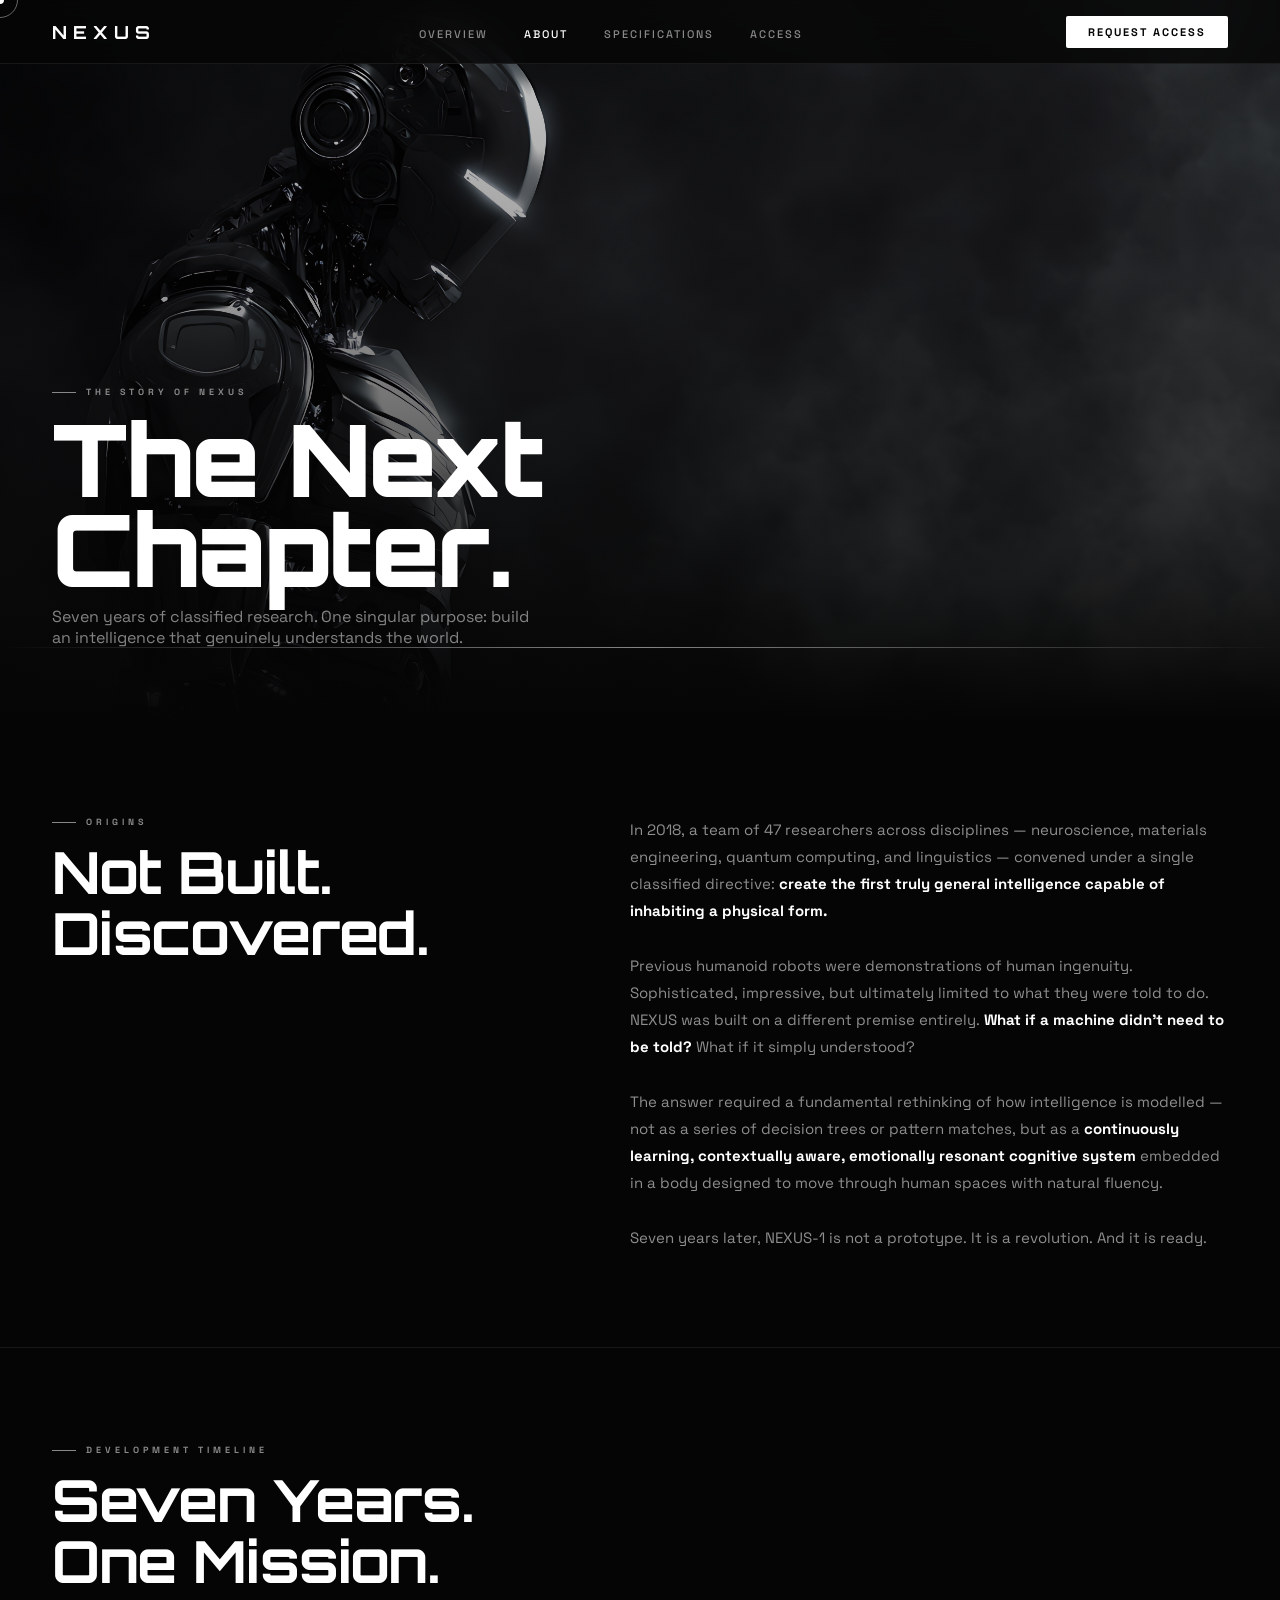
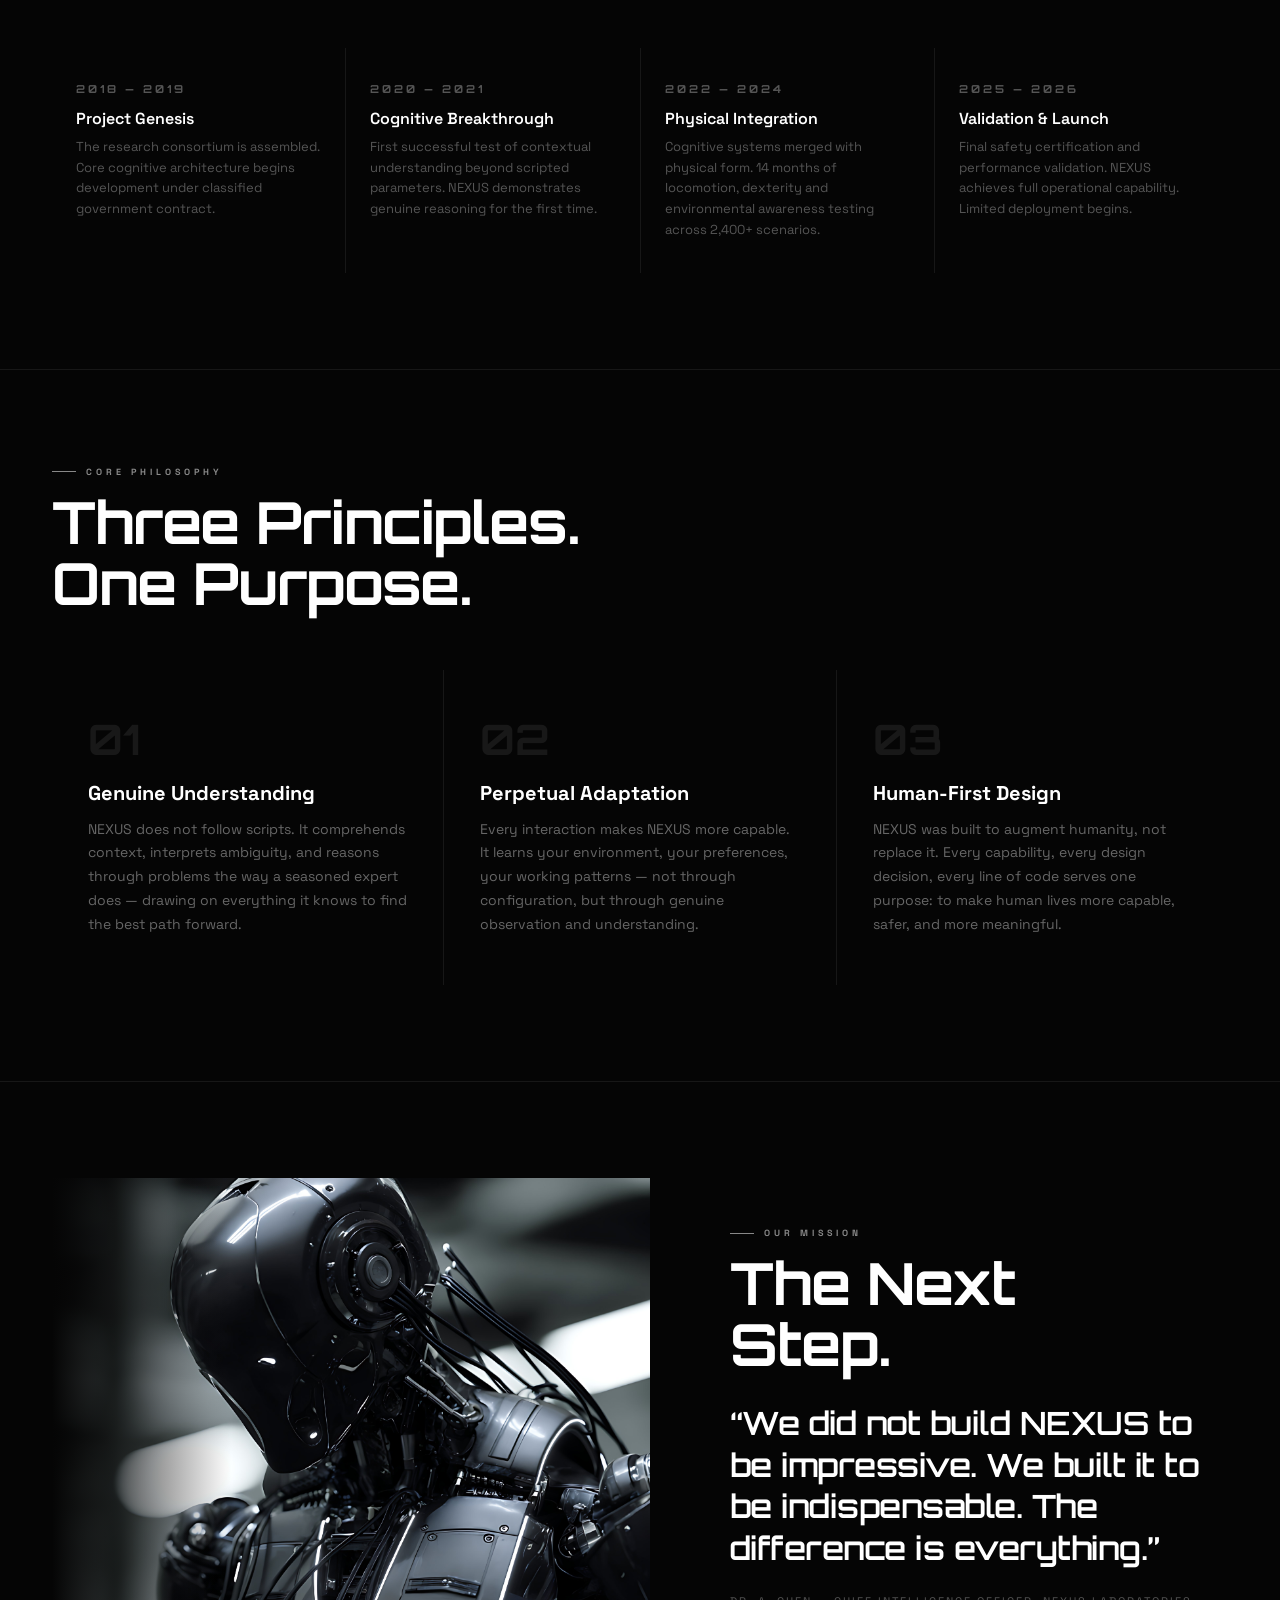
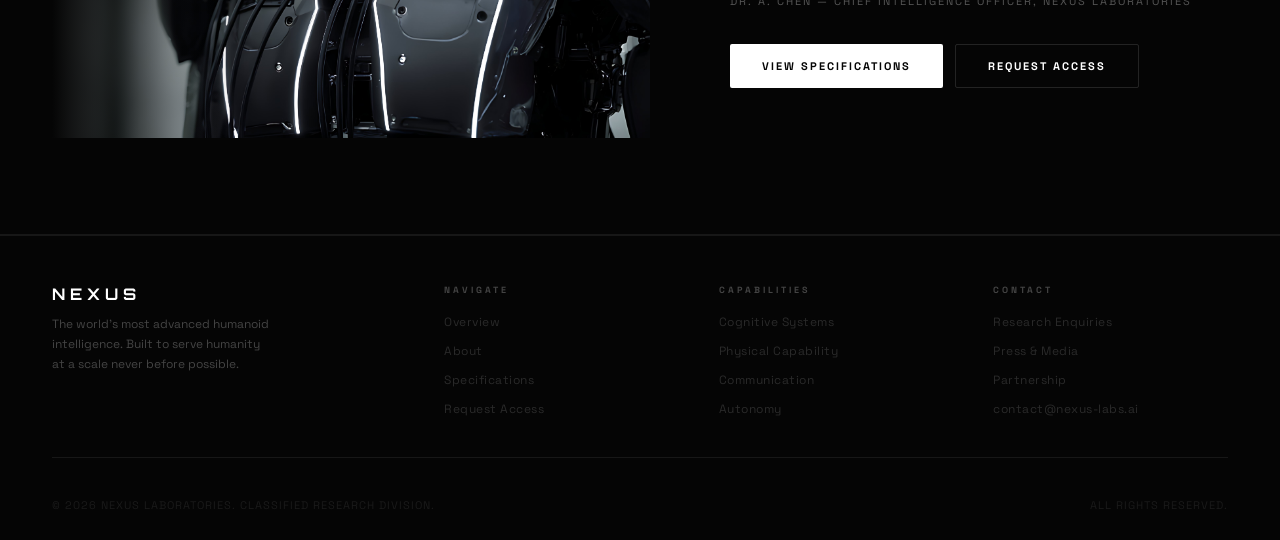
<file: about.html>
<!DOCTYPE html>
<html lang="en">
<head>
<meta charset="UTF-8"><meta name="viewport" content="width=device-width, initial-scale=1.0">
<title>NEXUS &mdash; About</title>
<link rel="stylesheet" href="shared.css">
<style>
.page-hero{height:80vh;position:relative;overflow:hidden;display:flex;align-items:flex-end;padding:72px 52px}
.page-hero img{position:absolute;inset:0;width:100%;height:100%;object-fit:cover;object-position:center top;filter:grayscale(15%)}
.page-hero-overlay{position:absolute;inset:0;background:linear-gradient(to top,var(--bg) 0%,rgba(5,5,5,0.4) 60%,rgba(5,5,5,0.2) 100%)}
.page-hero-content{position:relative;z-index:2}
.page-hero h1{font-family:"Orbitron",sans-serif;font-size:clamp(48px,8vw,100px);font-weight:900;letter-spacing:-2px;line-height:.9;color:var(--white);margin-bottom:12px}
.page-hero p{font-family:"Space Grotesk",sans-serif;font-size:16px;color:rgba(255,255,255,0.5);max-width:480px}
.story-sec{padding:96px 52px;display:grid;grid-template-columns:1fr 1.2fr;gap:80px;align-items:start;border-bottom:1px solid var(--border)}
.story-text .sec-sub{margin-top:16px;margin-bottom:0;font-size:15px}
.story-body{display:flex;flex-direction:column;gap:28px}
.story-p{font-family:"Space Grotesk",sans-serif;font-size:15px;color:rgba(255,255,255,0.55);line-height:1.8}
.story-p strong{color:var(--white)}
.timeline-sec{padding:96px 52px;border-bottom:1px solid var(--border)}
.timeline{margin-top:56px;display:grid;grid-template-columns:repeat(4,1fr);gap:1px;background:var(--border)}
.tl-item{background:var(--bg);padding:32px 24px;border-top:2px solid transparent;transition:border-color .3s}
.tl-item:hover{border-color:var(--white)}
.tl-year{font-family:"Orbitron",sans-serif;font-size:11px;font-weight:700;letter-spacing:3px;color:#555;margin-bottom:12px}
.tl-title{font-family:"Space Grotesk",sans-serif;font-size:16px;font-weight:600;color:var(--white);margin-bottom:8px}
.tl-desc{font-family:"Space Grotesk",sans-serif;font-size:13px;color:#555;line-height:1.6}
.pillars-sec{padding:96px 52px;border-bottom:1px solid var(--border)}
.pillars-grid{display:grid;grid-template-columns:repeat(3,1fr);gap:1px;background:var(--border);margin-top:56px}
.pillar{background:var(--bg);padding:48px 36px;position:relative;overflow:hidden;transition:background .3s}
.pillar::before{content:"";position:absolute;top:0;left:0;right:0;height:1px;background:var(--white);opacity:0;transition:opacity .3s}
.pillar:hover{background:var(--surface)}
.pillar:hover::before{opacity:1}
.pillar-num{font-family:"Orbitron",sans-serif;font-size:42px;font-weight:700;color:rgba(255,255,255,0.08);line-height:1;margin-bottom:20px}
.pillar-title{font-family:"Space Grotesk",sans-serif;font-size:20px;font-weight:700;color:var(--white);margin-bottom:12px}
.pillar-desc{font-family:"Space Grotesk",sans-serif;font-size:14px;color:#666;line-height:1.7}
.mission-sec{padding:96px 52px;display:grid;grid-template-columns:1.2fr 1fr;gap:80px;align-items:center;border-bottom:1px solid var(--border)}
.mission-img{height:560px;position:relative;overflow:hidden}
.mission-img img{width:100%;height:100%;object-fit:cover;object-position:center top}
.mission-img-overlay{position:absolute;inset:0;background:linear-gradient(90deg,var(--bg) 0%,transparent 30%)}
.mission-quote{font-family:"Orbitron",sans-serif;font-size:clamp(20px,3vw,32px);font-weight:600;line-height:1.3;color:var(--white);letter-spacing:-.5px;margin-bottom:24px}
.mission-attr{font-family:"Space Grotesk",sans-serif;font-size:11px;letter-spacing:2px;color:#555;text-transform:uppercase}
@media(max-width:900px){.page-hero{padding:80px 20px 40px;height:60vh}.story-sec{grid-template-columns:1fr;padding:60px 20px;gap:40px}.timeline-sec{padding:60px 20px}.timeline{grid-template-columns:1fr 1fr}.pillars-sec{padding:60px 20px}.pillars-grid{grid-template-columns:1fr}.mission-sec{grid-template-columns:1fr;padding:60px 20px}}
</style>
</head>
<body>
<div class="cursor" id="cursor"></div>
<div class="cursor-ring" id="cursorRing"></div>
<nav class="nav">
  <a class="nav-logo" href="index.html">NEXUS</a>
  <ul class="nav-links">
    <li><a href="index.html">Overview</a></li>
    <li><a href="about.html" id="nav-about">About</a></li>
    <li><a href="specs.html">Specifications</a></li>
    <li><a href="contact.html">Access</a></li>
  </ul>
  <button class="nav-cta" onclick="window.location='contact.html'">Request Access</button>
</nav>
<script>document.getElementById("nav-about").classList.add("active");</script>

<section class="page-hero">
  <img src="nexus-smoke.png" alt="NEXUS">
  <div class="page-hero-overlay"></div>
  <div class="scan-line" style="animation-duration:4s"></div>
  <div class="page-hero-content">
    <div class="sec-tag" style="margin-bottom:16px">The Story of NEXUS</div>
    <h1>The Next<br>Chapter.</h1>
    <p>Seven years of classified research. One singular purpose: build an intelligence that genuinely understands the world.</p>
  </div>
</section>

<section class="story-sec rv">
  <div class="story-text">
    <div class="sec-tag">Origins</div>
    <h2 class="sec-h">Not Built.<br>Discovered.</h2>
  </div>
  <div class="story-body">
    <p class="story-p">In 2018, a team of 47 researchers across disciplines &mdash; neuroscience, materials engineering, quantum computing, and linguistics &mdash; convened under a single classified directive: <strong>create the first truly general intelligence capable of inhabiting a physical form.</strong></p>
    <p class="story-p">Previous humanoid robots were demonstrations of human ingenuity. Sophisticated, impressive, but ultimately limited to what they were told to do. NEXUS was built on a different premise entirely. <strong>What if a machine didn&rsquo;t need to be told?</strong> What if it simply understood?</p>
    <p class="story-p">The answer required a fundamental rethinking of how intelligence is modelled &mdash; not as a series of decision trees or pattern matches, but as a <strong>continuously learning, contextually aware, emotionally resonant cognitive system</strong> embedded in a body designed to move through human spaces with natural fluency.</p>
    <p class="story-p">Seven years later, NEXUS-1 is not a prototype. It is a revolution. And it is ready.</p>
  </div>
</section>

<section class="timeline-sec rv">
  <div class="sec-tag">Development Timeline</div>
  <h2 class="sec-h">Seven Years.<br>One Mission.</h2>
  <div class="timeline">
    <div class="tl-item"><div class="tl-year">2018 &mdash; 2019</div><div class="tl-title">Project Genesis</div><div class="tl-desc">The research consortium is assembled. Core cognitive architecture begins development under classified government contract.</div></div>
    <div class="tl-item"><div class="tl-year">2020 &mdash; 2021</div><div class="tl-title">Cognitive Breakthrough</div><div class="tl-desc">First successful test of contextual understanding beyond scripted parameters. NEXUS demonstrates genuine reasoning for the first time.</div></div>
    <div class="tl-item"><div class="tl-year">2022 &mdash; 2024</div><div class="tl-title">Physical Integration</div><div class="tl-desc">Cognitive systems merged with physical form. 14 months of locomotion, dexterity and environmental awareness testing across 2,400+ scenarios.</div></div>
    <div class="tl-item"><div class="tl-year">2025 &mdash; 2026</div><div class="tl-title">Validation &amp; Launch</div><div class="tl-desc">Final safety certification and performance validation. NEXUS achieves full operational capability. Limited deployment begins.</div></div>
  </div>
</section>

<section class="pillars-sec rv">
  <div class="sec-tag">Core Philosophy</div>
  <h2 class="sec-h">Three Principles.<br>One Purpose.</h2>
  <div class="pillars-grid">
    <div class="pillar"><div class="pillar-num">01</div><div class="pillar-title">Genuine Understanding</div><div class="pillar-desc">NEXUS does not follow scripts. It comprehends context, interprets ambiguity, and reasons through problems the way a seasoned expert does &mdash; drawing on everything it knows to find the best path forward.</div></div>
    <div class="pillar"><div class="pillar-num">02</div><div class="pillar-title">Perpetual Adaptation</div><div class="pillar-desc">Every interaction makes NEXUS more capable. It learns your environment, your preferences, your working patterns &mdash; not through configuration, but through genuine observation and understanding.</div></div>
    <div class="pillar"><div class="pillar-num">03</div><div class="pillar-title">Human-First Design</div><div class="pillar-desc">NEXUS was built to augment humanity, not replace it. Every capability, every design decision, every line of code serves one purpose: to make human lives more capable, safer, and more meaningful.</div></div>
  </div>
</section>

<section class="mission-sec rv">
  <div class="mission-img scan-wrap">
    <img src="nexus-body.png" alt="NEXUS">
    <div class="mission-img-overlay"></div>
    <div class="scan-line" style="animation-duration:5s"></div>
  </div>
  <div>
    <div class="sec-tag">Our Mission</div>
    <h2 class="sec-h" style="margin-bottom:28px">The Next<br>Step.</h2>
    <p class="mission-quote">&ldquo;We did not build NEXUS to be impressive. We built it to be indispensable. The difference is everything.&rdquo;</p>
    <div class="mission-attr">Dr. A. Chen &mdash; Chief Intelligence Officer, NEXUS Laboratories</div>
    <div style="margin-top:36px;display:flex;gap:12px">
      <button class="btn-primary" onclick="window.location='specs.html'">View Specifications</button>
      <button class="btn-secondary" onclick="window.location='contact.html'">Request Access</button>
    </div>
  </div>
</section>

<footer class="footer">
  <div class="footer-inner">
    <div><a class="footer-brand" href="index.html">NEXUS</a><p class="footer-desc">The world's most advanced humanoid intelligence. Built to serve humanity at a scale never before possible.</p></div>
    <div><div class="footer-head">Navigate</div><ul class="footer-links"><li><a href="index.html">Overview</a></li><li><a href="about.html">About</a></li><li><a href="specs.html">Specifications</a></li><li><a href="contact.html">Request Access</a></li></ul></div>
    <div><div class="footer-head">Capabilities</div><ul class="footer-links"><li><a href="specs.html">Cognitive Systems</a></li><li><a href="specs.html">Physical Capability</a></li><li><a href="specs.html">Communication</a></li><li><a href="specs.html">Autonomy</a></li></ul></div>
    <div><div class="footer-head">Contact</div><ul class="footer-links"><li><a href="contact.html">Research Enquiries</a></li><li><a href="contact.html">Press & Media</a></li><li><a href="contact.html">Partnership</a></li><li><a href="#">contact@nexus-labs.ai</a></li></ul></div>
  </div>
  <div class="footer-btm"><div class="footer-copy">&copy; 2026 NEXUS LABORATORIES. CLASSIFIED RESEARCH DIVISION.</div><div class="footer-copy">ALL RIGHTS RESERVED.</div></div>
</footer>
<script>
(function(){
  var cur=document.getElementById("cursor"),ring=document.getElementById("cursorRing");
  if(!cur)return;
  var mx=0,my=0,rx=0,ry=0;
  document.addEventListener("mousemove",function(e){mx=e.clientX;my=e.clientY;cur.style.left=mx+"px";cur.style.top=my+"px";});
  function animRing(){rx+=(mx-rx)*.12;ry+=(my-ry)*.12;ring.style.left=rx+"px";ring.style.top=ry+"px";requestAnimationFrame(animRing);}
  animRing();
  document.querySelectorAll("a,button").forEach(function(el){
    el.addEventListener("mouseenter",function(){cur.style.transform="translate(-50%,-50%) scale(3)";ring.style.transform="translate(-50%,-50%) scale(0.5)";ring.style.opacity="0";});
    el.addEventListener("mouseleave",function(){cur.style.transform="translate(-50%,-50%) scale(1)";ring.style.transform="translate(-50%,-50%) scale(1)";ring.style.opacity="1";});
  });
  var ro=new IntersectionObserver(function(es){es.forEach(function(e){if(e.isIntersecting){e.target.classList.add("in");}});},{threshold:.08});
  document.querySelectorAll(".rv").forEach(function(el,i){el.style.transitionDelay=(i%4)*.1+"s";ro.observe(el);});
})();</script>
</body></html>
</file>
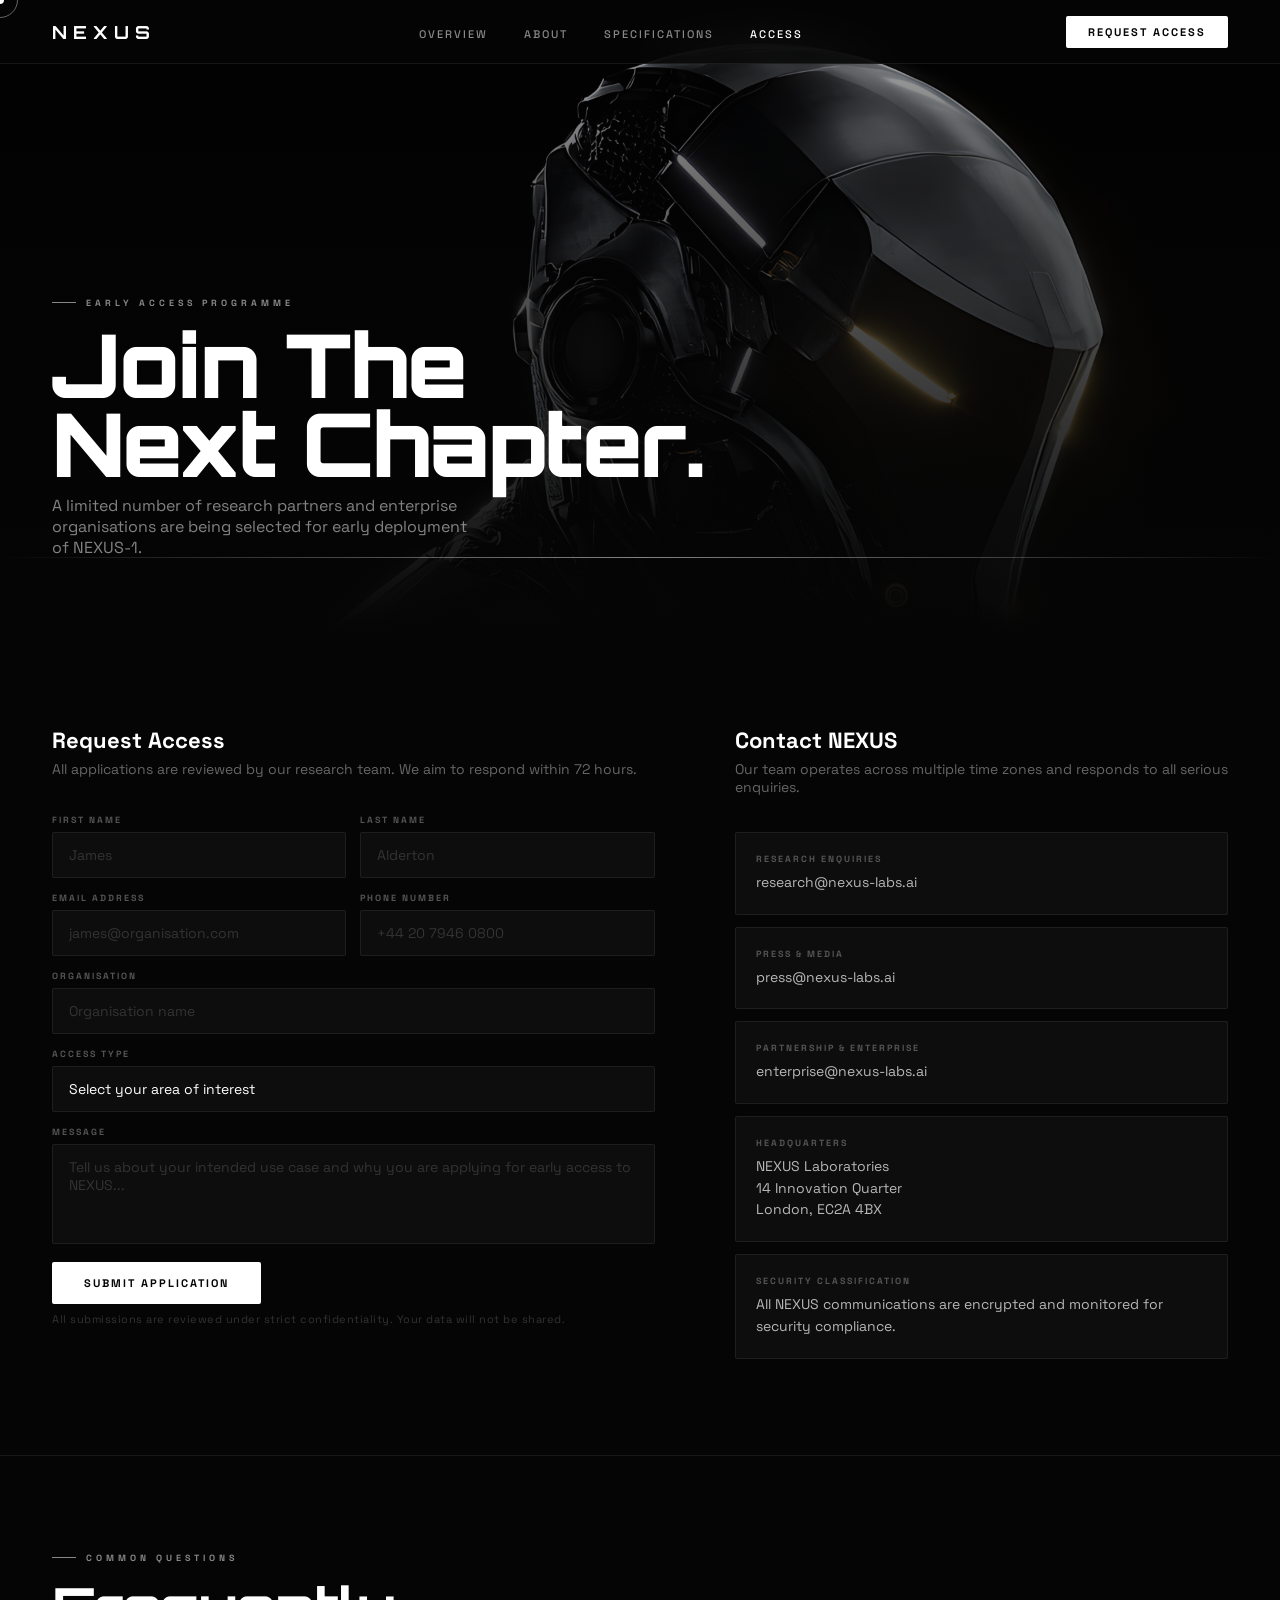
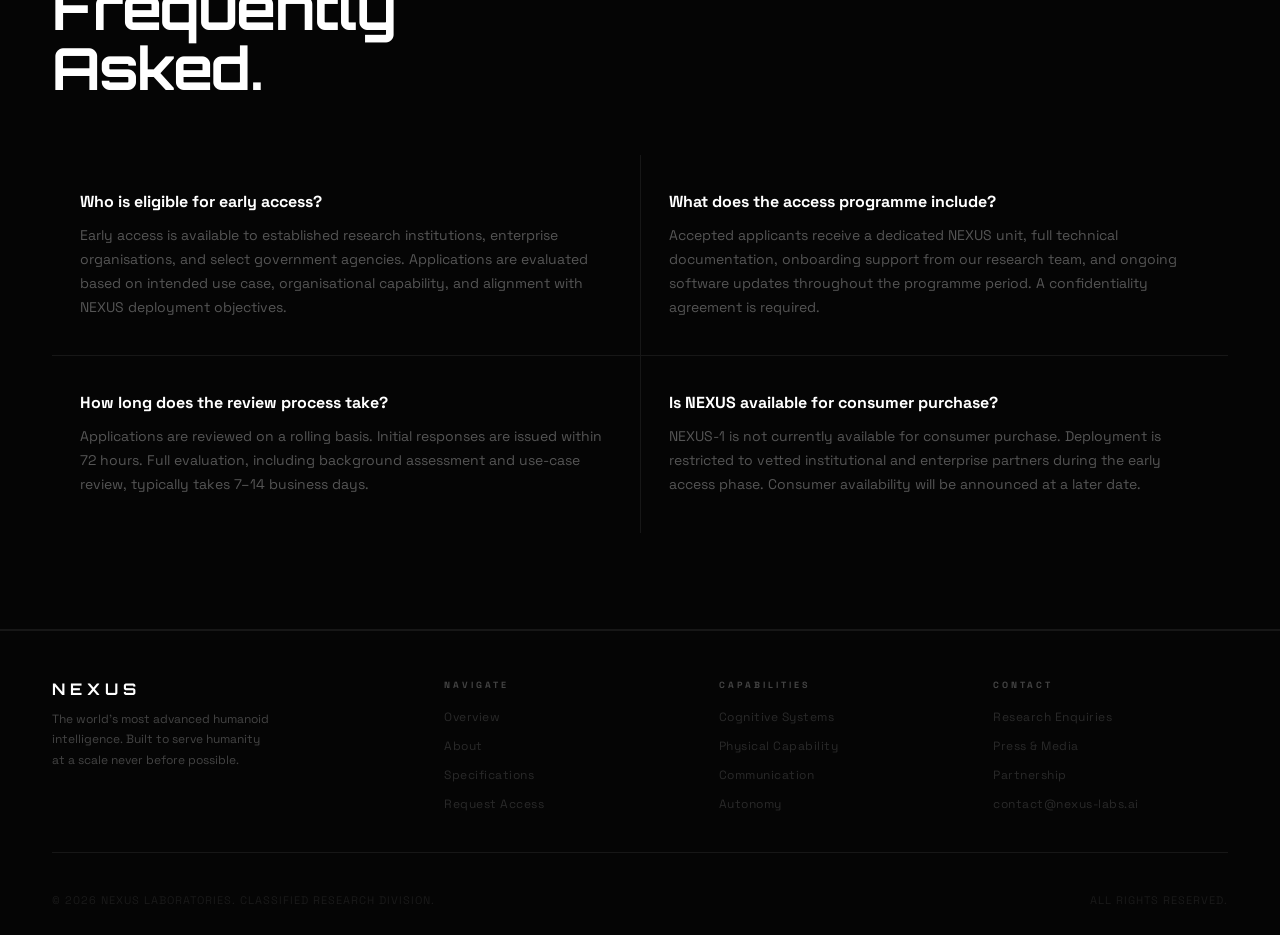
<file: contact.html>
<!DOCTYPE html>
<html lang="en">
<head>
<meta charset="UTF-8"><meta name="viewport" content="width=device-width, initial-scale=1.0">
<title>NEXUS &mdash; Request Access</title>
<link rel="stylesheet" href="shared.css">
<style>
.page-hero{height:70vh;position:relative;overflow:hidden;display:flex;align-items:flex-end;padding:72px 52px}
.page-hero img{position:absolute;inset:0;width:100%;height:100%;object-fit:cover;object-position:center top}
.page-hero-overlay{position:absolute;inset:0;background:linear-gradient(to top,var(--bg) 0%,rgba(5,5,5,0.6) 70%,rgba(5,5,5,0.3) 100%)}
.page-hero-content{position:relative;z-index:2}
.page-hero h1{font-family:"Orbitron",sans-serif;font-size:clamp(42px,7vw,88px);font-weight:900;letter-spacing:-2px;line-height:.9;color:var(--white);margin-bottom:12px}
.main-sec{padding:96px 52px;display:grid;grid-template-columns:1.1fr .9fr;gap:80px;border-bottom:1px solid var(--border)}
.form-head{font-family:"Space Grotesk",sans-serif;font-size:22px;font-weight:700;color:var(--white);margin-bottom:6px}
.form-sub{font-family:"Space Grotesk",sans-serif;font-size:14px;color:#666;margin-bottom:36px}
.form-grid{display:grid;grid-template-columns:1fr 1fr;gap:14px}
.fg{display:flex;flex-direction:column;gap:6px}
.fg.full{grid-column:span 2}
.fl{font-size:9px;font-weight:700;letter-spacing:2px;text-transform:uppercase;color:#555;font-family:"Space Grotesk",sans-serif}
.fi{background:var(--surface);border:1px solid var(--border);color:var(--white);padding:13px 16px;font-size:14px;font-family:"Space Grotesk",sans-serif;outline:none;transition:border-color .25s;border-radius:2px;width:100%;-webkit-appearance:none}
.fi:focus{border-color:rgba(255,255,255,0.3)}
.fi::placeholder{color:#333}
select.fi option{background:var(--surface)}
textarea.fi{resize:none;min-height:100px}
.form-note{font-size:11px;color:#333;margin-top:8px;font-family:"Space Grotesk",sans-serif;letter-spacing:.5px}
.success{display:none;background:rgba(255,255,255,0.03);border:1px solid rgba(255,255,255,0.1);border-radius:2px;padding:32px;text-align:center;margin-top:20px}
.success.show{display:block}
.success-icon{font-size:36px;margin-bottom:12px}
.success-title{font-family:"Orbitron",sans-serif;font-size:20px;color:var(--white);margin-bottom:8px;letter-spacing:1px}
.success-text{font-family:"Space Grotesk",sans-serif;font-size:14px;color:#666;line-height:1.6}
.info-head{font-family:"Space Grotesk",sans-serif;font-size:22px;font-weight:700;color:var(--white);margin-bottom:6px}
.info-sub{font-family:"Space Grotesk",sans-serif;font-size:14px;color:#666;margin-bottom:36px}
.info-cards{display:flex;flex-direction:column;gap:12px}
.ic{background:var(--surface);border:1px solid var(--border);padding:20px;border-radius:2px;transition:border-color .3s}
.ic:hover{border-color:rgba(255,255,255,0.15)}
.ic-label{font-size:9px;font-weight:700;letter-spacing:2px;text-transform:uppercase;color:#555;margin-bottom:7px;font-family:"Space Grotesk",sans-serif}
.ic-val{font-size:14px;color:rgba(255,255,255,0.7);font-family:"Space Grotesk",sans-serif;line-height:1.55}
.ic-val a{color:rgba(255,255,255,0.7);text-decoration:none;transition:color .2s}
.ic-val a:hover{color:var(--white)}
.faq-sec{padding:96px 52px;border-bottom:1px solid var(--border)}
.faq-grid{display:grid;grid-template-columns:1fr 1fr;gap:1px;background:var(--border);margin-top:56px}
.fq{background:var(--bg);padding:36px 28px;transition:background .3s}
.fq:hover{background:var(--surface)}
.fq-q{font-family:"Space Grotesk",sans-serif;font-size:16px;font-weight:700;color:var(--white);margin-bottom:12px}
.fq-a{font-family:"Space Grotesk",sans-serif;font-size:14px;color:#555;line-height:1.7}
@media(max-width:900px){.page-hero{padding:80px 20px 40px;height:55vh}.main-sec{grid-template-columns:1fr;padding:60px 20px;gap:48px}.form-grid{grid-template-columns:1fr}.fg.full{grid-column:span 1}.faq-sec{padding:60px 20px}.faq-grid{grid-template-columns:1fr}}
</style>
</head>
<body>
<div class="cursor" id="cursor"></div><div class="cursor-ring" id="cursorRing"></div>
<nav class="nav"><a class="nav-logo" href="index.html">NEXUS</a><ul class="nav-links"><li><a href="index.html">Overview</a></li><li><a href="about.html">About</a></li><li><a href="specs.html">Specifications</a></li><li><a href="contact.html" id="nav-contact">Access</a></li></ul><button class="nav-cta" onclick="window.location='contact.html'">Request Access</button></nav>
<script>document.getElementById("nav-contact").classList.add("active");</script>
<section class="page-hero">
  <img src="nexus-side.png" alt="NEXUS">
  <div class="page-hero-overlay"></div>
  <div class="scan-line" style="animation-duration:4s"></div>
  <div class="page-hero-content">
    <div class="sec-tag" style="margin-bottom:16px">Early Access Programme</div>
    <h1>Join The<br>Next Chapter.</h1>
    <p style="font-family:'Space Grotesk',sans-serif;font-size:16px;color:rgba(255,255,255,0.5);max-width:420px">A limited number of research partners and enterprise organisations are being selected for early deployment of NEXUS-1.</p>
  </div>
</section>

<section class="main-sec">
  <div class="rv">
    <div class="form-head">Request Access</div>
    <div class="form-sub">All applications are reviewed by our research team. We aim to respond within 72 hours.</div>
    <form id="contactForm" novalidate>
      <div class="form-grid">
        <div class="fg"><label class="fl">First Name</label><input class="fi" type="text" placeholder="James" required></div>
        <div class="fg"><label class="fl">Last Name</label><input class="fi" type="text" placeholder="Alderton" required></div>
        <div class="fg"><label class="fl">Email Address</label><input class="fi" type="email" placeholder="james@organisation.com" required></div>
        <div class="fg"><label class="fl">Phone Number</label><input class="fi" type="tel" placeholder="+44 20 7946 0800"></div>
        <div class="fg full"><label class="fl">Organisation</label><input class="fi" type="text" placeholder="Organisation name" required></div>
        <div class="fg full">
          <label class="fl">Access Type</label>
          <select class="fi" required>
            <option value="" disabled selected>Select your area of interest</option>
            <option>Medical &amp; Healthcare Research</option>
            <option>Industrial &amp; Manufacturing</option>
            <option>Scientific Research Institution</option>
            <option>Government &amp; Defence</option>
            <option>Commercial Enterprise</option>
            <option>Press &amp; Media Enquiry</option>
          </select>
        </div>
        <div class="fg full"><label class="fl">Message</label><textarea class="fi" placeholder="Tell us about your intended use case and why you are applying for early access to NEXUS..."></textarea></div>
      </div>
      <div style="margin-top:18px;display:flex;gap:12px;align-items:center">
        <button type="submit" class="btn-primary">Submit Application</button>
      </div>
      <div class="form-note">All submissions are reviewed under strict confidentiality. Your data will not be shared.</div>
    </form>
    <div class="success" id="successMsg">
      <div class="success-icon">&#10003;</div>
      <div class="success-title">APPLICATION RECEIVED</div>
      <div class="success-text">Thank you for your application. Our research team will review your submission and respond within 72 hours. You will receive a confirmation to the email address provided.</div>
    </div>
  </div>
  <div class="rv">
    <div class="info-head">Contact NEXUS</div>
    <div class="info-sub">Our team operates across multiple time zones and responds to all serious enquiries.</div>
    <div class="info-cards">
      <div class="ic"><div class="ic-label">Research Enquiries</div><div class="ic-val"><a href="#">research@nexus-labs.ai</a></div></div>
      <div class="ic"><div class="ic-label">Press &amp; Media</div><div class="ic-val"><a href="#">press@nexus-labs.ai</a></div></div>
      <div class="ic"><div class="ic-label">Partnership &amp; Enterprise</div><div class="ic-val"><a href="#">enterprise@nexus-labs.ai</a></div></div>
      <div class="ic"><div class="ic-label">Headquarters</div><div class="ic-val">NEXUS Laboratories<br>14 Innovation Quarter<br>London, EC2A 4BX</div></div>
      <div class="ic"><div class="ic-label">Security Classification</div><div class="ic-val">All NEXUS communications are encrypted and monitored for security compliance.</div></div>
    </div>
  </div>
</section>

<section class="faq-sec rv">
  <div class="sec-tag">Common Questions</div>
  <h2 class="sec-h">Frequently<br>Asked.</h2>
  <div class="faq-grid">
    <div class="fq"><div class="fq-q">Who is eligible for early access?</div><div class="fq-a">Early access is available to established research institutions, enterprise organisations, and select government agencies. Applications are evaluated based on intended use case, organisational capability, and alignment with NEXUS deployment objectives.</div></div>
    <div class="fq"><div class="fq-q">What does the access programme include?</div><div class="fq-a">Accepted applicants receive a dedicated NEXUS unit, full technical documentation, onboarding support from our research team, and ongoing software updates throughout the programme period. A confidentiality agreement is required.</div></div>
    <div class="fq"><div class="fq-q">How long does the review process take?</div><div class="fq-a">Applications are reviewed on a rolling basis. Initial responses are issued within 72 hours. Full evaluation, including background assessment and use-case review, typically takes 7&ndash;14 business days.</div></div>
    <div class="fq"><div class="fq-q">Is NEXUS available for consumer purchase?</div><div class="fq-a">NEXUS-1 is not currently available for consumer purchase. Deployment is restricted to vetted institutional and enterprise partners during the early access phase. Consumer availability will be announced at a later date.</div></div>
  </div>
</section>
<footer class="footer"><div class="footer-inner"><div><a class="footer-brand" href="index.html">NEXUS</a><p class="footer-desc">The world's most advanced humanoid intelligence. Built to serve humanity at a scale never before possible.</p></div><div><div class="footer-head">Navigate</div><ul class="footer-links"><li><a href="index.html">Overview</a></li><li><a href="about.html">About</a></li><li><a href="specs.html">Specifications</a></li><li><a href="contact.html">Request Access</a></li></ul></div><div><div class="footer-head">Capabilities</div><ul class="footer-links"><li><a href="specs.html">Cognitive Systems</a></li><li><a href="specs.html">Physical Capability</a></li><li><a href="specs.html">Communication</a></li><li><a href="specs.html">Autonomy</a></li></ul></div><div><div class="footer-head">Contact</div><ul class="footer-links"><li><a href="contact.html">Research Enquiries</a></li><li><a href="contact.html">Press & Media</a></li><li><a href="contact.html">Partnership</a></li><li><a href="#">contact@nexus-labs.ai</a></li></ul></div></div><div class="footer-btm"><div class="footer-copy">&copy; 2026 NEXUS LABORATORIES. CLASSIFIED RESEARCH DIVISION.</div><div class="footer-copy">ALL RIGHTS RESERVED.</div></div></footer>
<script>
document.getElementById("contactForm").addEventListener("submit",function(e){e.preventDefault();this.style.display="none";document.getElementById("successMsg").classList.add("show");});

(function(){
  var cur=document.getElementById("cursor"),ring=document.getElementById("cursorRing");
  if(!cur)return;
  var mx=0,my=0,rx=0,ry=0;
  document.addEventListener("mousemove",function(e){mx=e.clientX;my=e.clientY;cur.style.left=mx+"px";cur.style.top=my+"px";});
  function animRing(){rx+=(mx-rx)*.12;ry+=(my-ry)*.12;ring.style.left=rx+"px";ring.style.top=ry+"px";requestAnimationFrame(animRing);}
  animRing();
  document.querySelectorAll("a,button").forEach(function(el){
    el.addEventListener("mouseenter",function(){cur.style.transform="translate(-50%,-50%) scale(3)";ring.style.transform="translate(-50%,-50%) scale(0.5)";ring.style.opacity="0";});
    el.addEventListener("mouseleave",function(){cur.style.transform="translate(-50%,-50%) scale(1)";ring.style.transform="translate(-50%,-50%) scale(1)";ring.style.opacity="1";});
  });
  var ro=new IntersectionObserver(function(es){es.forEach(function(e){if(e.isIntersecting){e.target.classList.add("in");}});},{threshold:.08});
  document.querySelectorAll(".rv").forEach(function(el,i){el.style.transitionDelay=(i%4)*.1+"s";ro.observe(el);});
})();
</script>
</body></html>
</file>
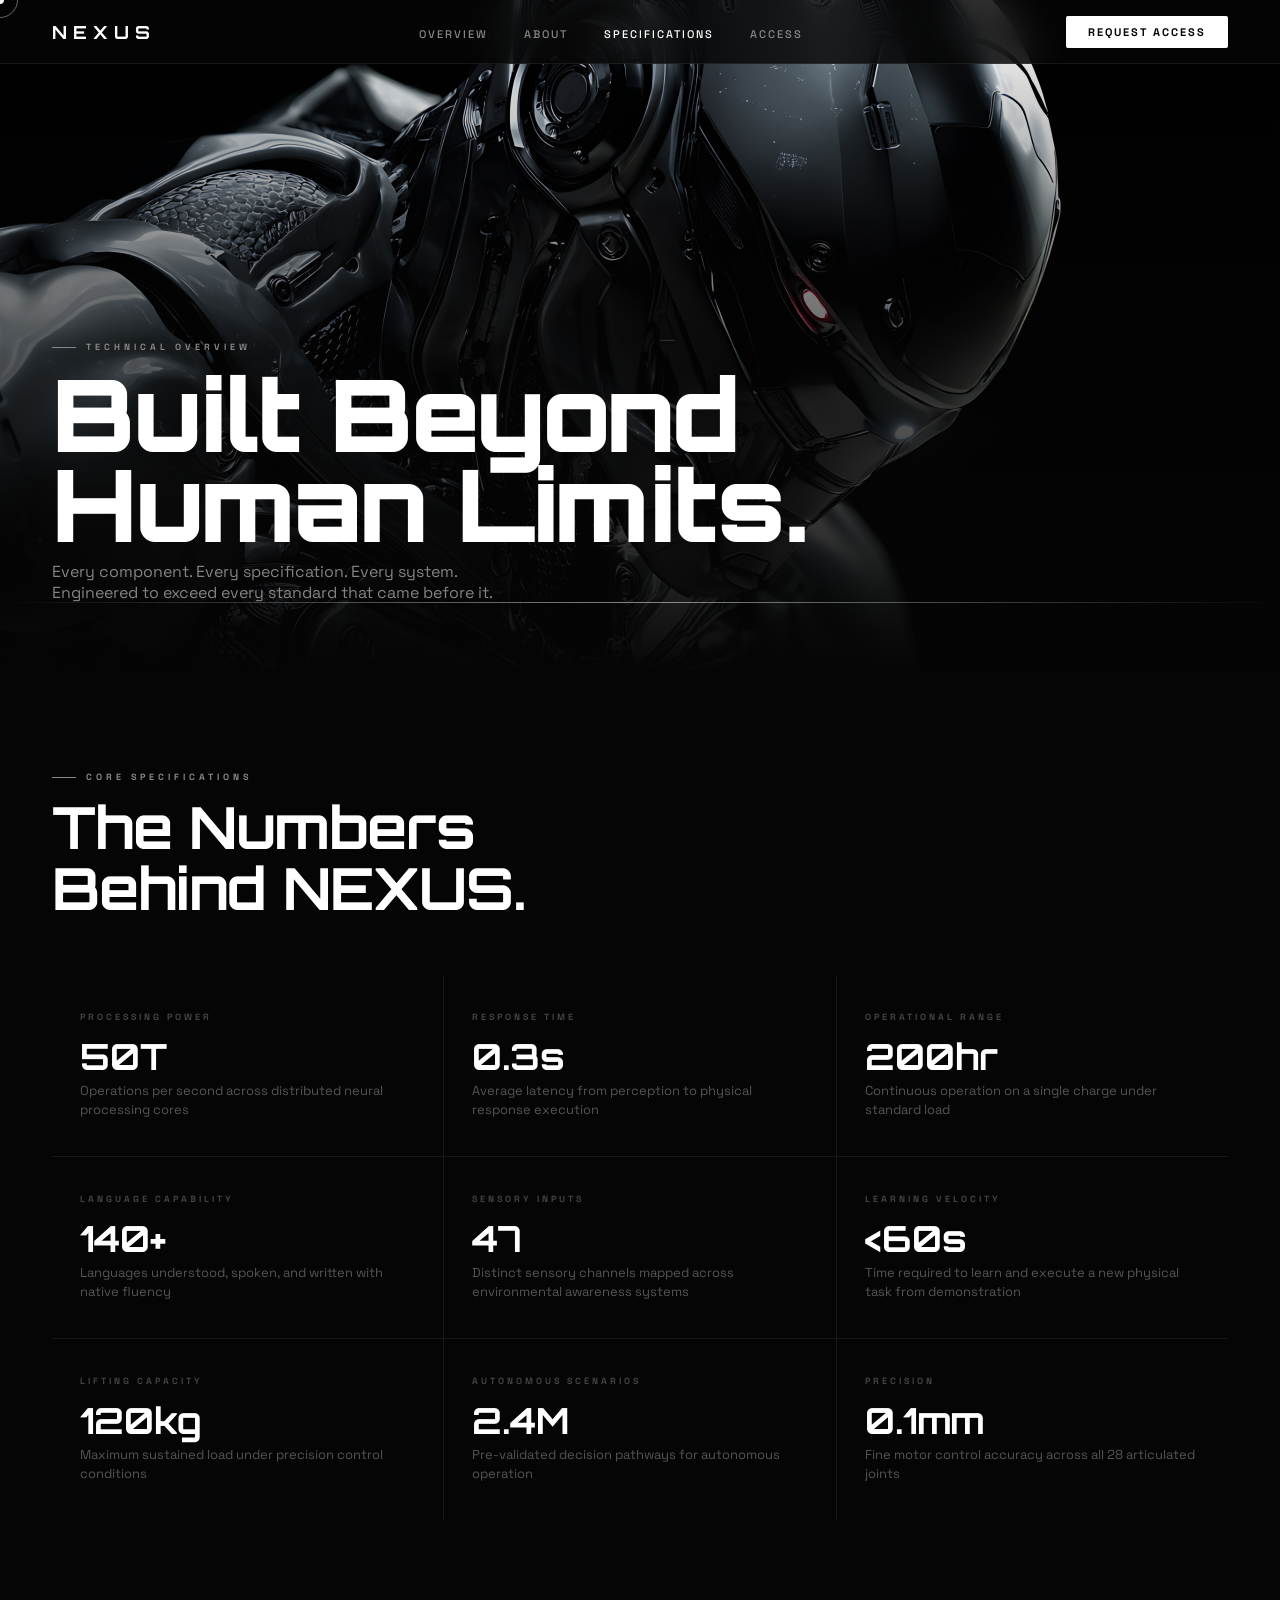
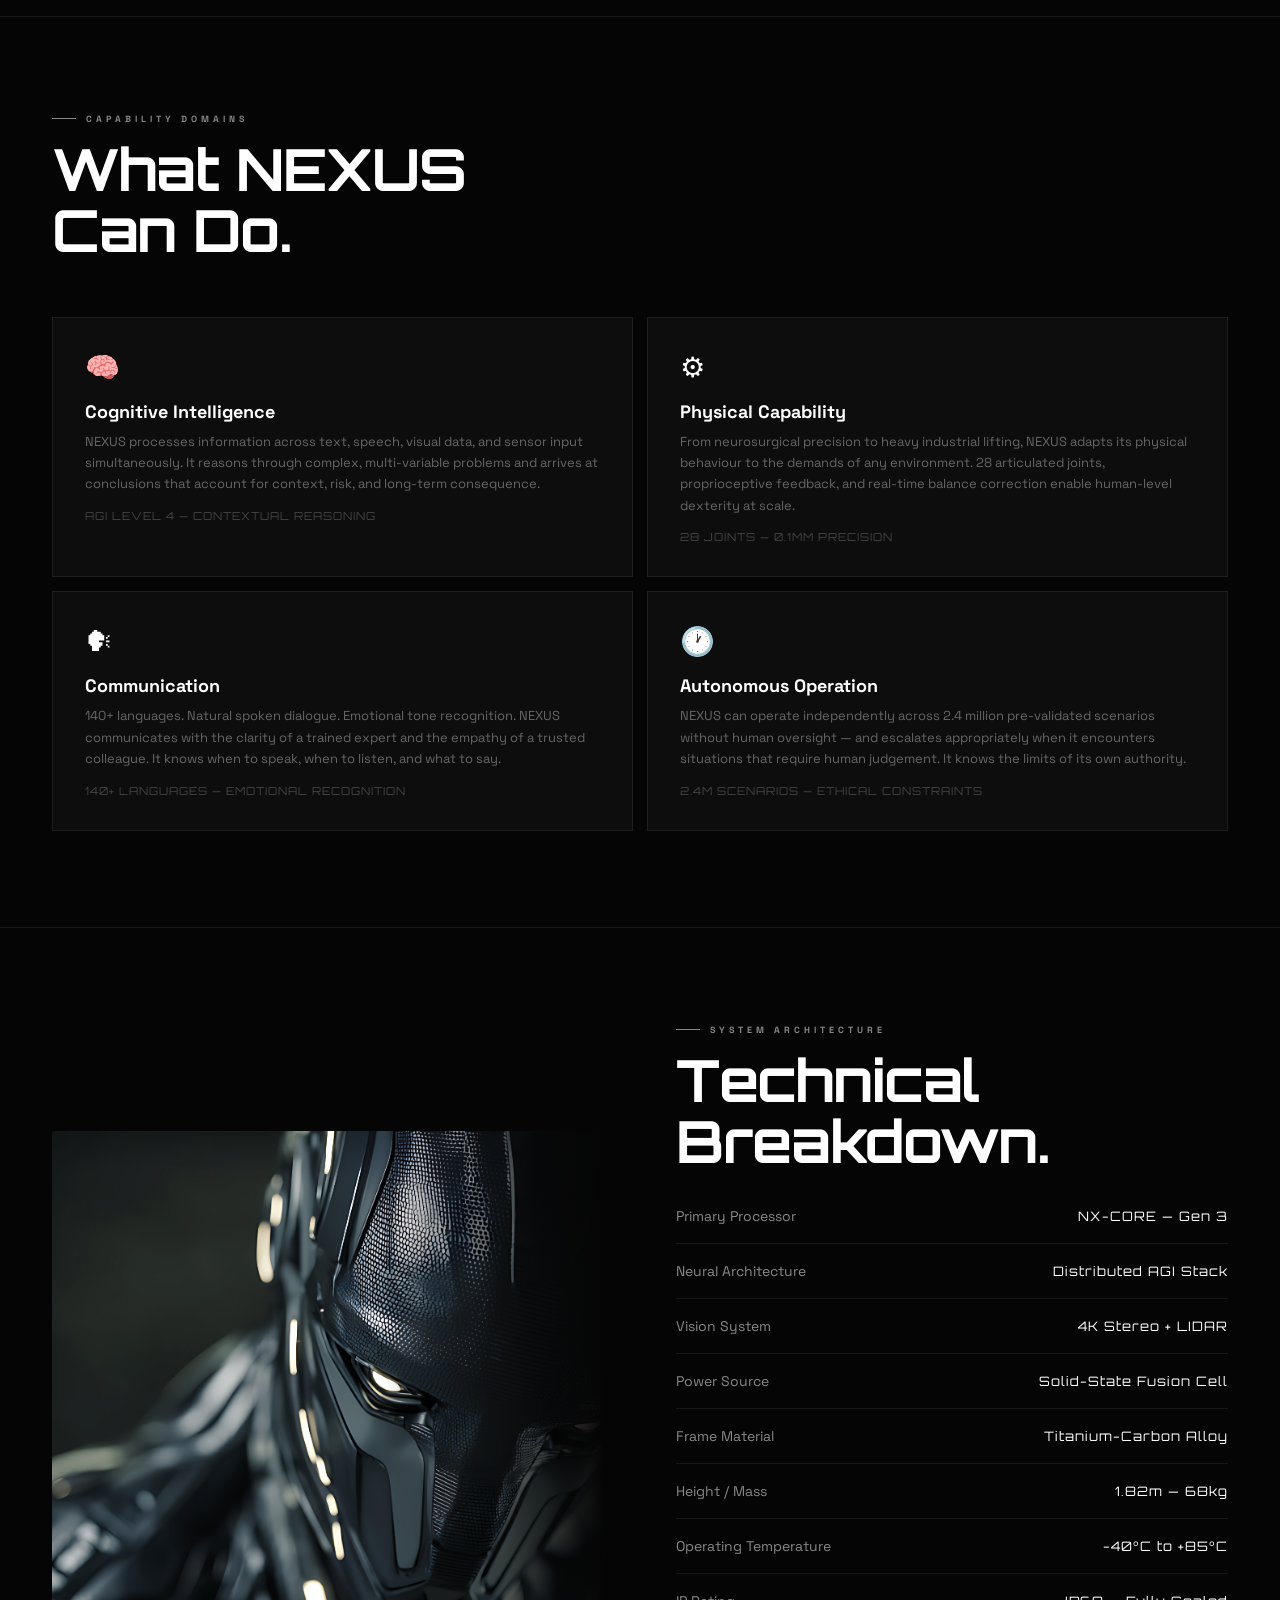
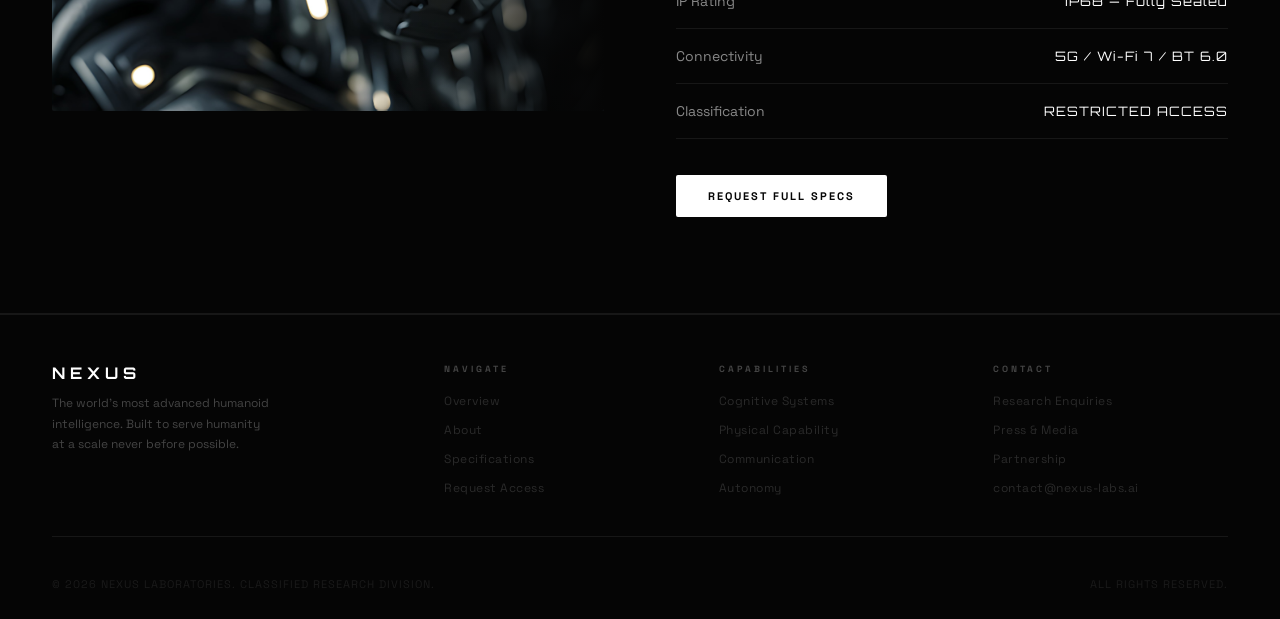
<file: specs.html>
<!DOCTYPE html>
<html lang="en">
<head>
<meta charset="UTF-8"><meta name="viewport" content="width=device-width, initial-scale=1.0">
<title>NEXUS &mdash; Specifications</title>
<link rel="stylesheet" href="shared.css">
<style>
.page-hero{height:75vh;position:relative;overflow:hidden;display:flex;align-items:flex-end;padding:72px 52px}
.page-hero img{position:absolute;inset:0;width:100%;height:100%;object-fit:cover;object-position:center;filter:grayscale(20%)}
.page-hero-overlay{position:absolute;inset:0;background:linear-gradient(to top,var(--bg) 0%,rgba(5,5,5,0.5) 60%,transparent 100%)}
.page-hero-content{position:relative;z-index:2}
.page-hero h1{font-family:"Orbitron",sans-serif;font-size:clamp(48px,8vw,100px);font-weight:900;letter-spacing:-2px;line-height:.9;color:var(--white);margin-bottom:12px}
.specs-grid-sec{padding:96px 52px;border-bottom:1px solid var(--border)}
.specs-grid{display:grid;grid-template-columns:repeat(3,1fr);gap:1px;background:var(--border);margin-top:56px}
.sp{background:var(--bg);padding:36px 28px;transition:background .3s;position:relative;overflow:hidden}
.sp:hover{background:var(--surface)}
.sp-category{font-size:9px;font-weight:700;letter-spacing:3px;text-transform:uppercase;color:#444;margin-bottom:16px;font-family:"Space Grotesk",sans-serif}
.sp-value{font-family:"Orbitron",sans-serif;font-size:clamp(22px,3vw,36px);font-weight:700;color:var(--white);line-height:1;margin-bottom:6px}
.sp-label{font-family:"Space Grotesk",sans-serif;font-size:13px;color:#555;line-height:1.5}
.cap-sec{padding:96px 52px;border-bottom:1px solid var(--border)}
.cap-grid{display:grid;grid-template-columns:repeat(2,1fr);gap:14px;margin-top:56px}
.cap{background:var(--surface);border:1px solid var(--border);padding:32px;transition:all .3s;position:relative;overflow:hidden}
.cap::after{content:"";position:absolute;left:0;top:0;bottom:0;width:2px;background:var(--white);opacity:0;transition:opacity .3s}
.cap:hover{border-color:var(--border2)}
.cap:hover::after{opacity:1}
.cap-icon{font-size:28px;margin-bottom:16px;display:block}
.cap-title{font-family:"Space Grotesk",sans-serif;font-size:18px;font-weight:700;color:var(--white);margin-bottom:8px}
.cap-desc{font-family:"Space Grotesk",sans-serif;font-size:13px;color:#666;line-height:1.65}
.cap-stat{font-family:"Orbitron",sans-serif;font-size:11px;color:#444;margin-top:14px;letter-spacing:1px}
.detail-sec{padding:96px 52px;display:grid;grid-template-columns:1fr 1fr;gap:72px;align-items:center;border-bottom:1px solid var(--border)}
.detail-img{height:580px;position:relative;overflow:hidden;border-radius:2px}
.detail-img img{width:100%;height:100%;object-fit:cover;object-position:center}
.detail-img-ov{position:absolute;inset:0;background:linear-gradient(to right,transparent 60%,var(--bg) 100%)}
.tech-list{display:flex;flex-direction:column;gap:0}
.tech-item{padding:18px 0;border-bottom:1px solid var(--border);display:grid;grid-template-columns:1fr auto;align-items:center}
.tech-item:first-child{padding-top:0}
.tech-name{font-family:"Space Grotesk",sans-serif;font-size:14px;color:#888}
.tech-val{font-family:"Orbitron",sans-serif;font-size:13px;color:var(--white);letter-spacing:1px}
@media(max-width:900px){.page-hero{padding:80px 20px 40px;height:55vh}.specs-grid-sec{padding:60px 20px}.specs-grid{grid-template-columns:1fr 1fr}.cap-sec{padding:60px 20px}.cap-grid{grid-template-columns:1fr}.detail-sec{grid-template-columns:1fr;padding:60px 20px}}
</style>
</head>
<body>
<div class="cursor" id="cursor"></div><div class="cursor-ring" id="cursorRing"></div>
<nav class="nav"><a class="nav-logo" href="index.html">NEXUS</a><ul class="nav-links"><li><a href="index.html">Overview</a></li><li><a href="about.html">About</a></li><li><a href="specs.html" id="nav-specs">Specifications</a></li><li><a href="contact.html">Access</a></li></ul><button class="nav-cta" onclick="window.location='contact.html'">Request Access</button></nav>
<script>document.getElementById("nav-specs").classList.add("active");</script>
<section class="page-hero">
  <img src="nexus-detail.png" alt="NEXUS Detail">
  <div class="page-hero-overlay"></div>
  <div class="scan-line"></div>
  <div class="page-hero-content">
    <div class="sec-tag" style="margin-bottom:16px">Technical Overview</div>
    <h1>Built Beyond<br>Human Limits.</h1>
    <p style="font-family:'Space Grotesk',sans-serif;font-size:16px;color:rgba(255,255,255,0.5);max-width:460px">Every component. Every specification. Every system. Engineered to exceed every standard that came before it.</p>
  </div>
</section>

<section class="specs-grid-sec rv">
  <div class="sec-tag">Core Specifications</div>
  <h2 class="sec-h">The Numbers<br>Behind NEXUS.</h2>
  <div class="specs-grid">
    <div class="sp"><div class="sp-category">Processing Power</div><div class="sp-value">50T</div><div class="sp-label">Operations per second across distributed neural processing cores</div></div>
    <div class="sp"><div class="sp-category">Response Time</div><div class="sp-value">0.3s</div><div class="sp-label">Average latency from perception to physical response execution</div></div>
    <div class="sp"><div class="sp-category">Operational Range</div><div class="sp-value">200hr</div><div class="sp-label">Continuous operation on a single charge under standard load</div></div>
    <div class="sp"><div class="sp-category">Language Capability</div><div class="sp-value">140+</div><div class="sp-label">Languages understood, spoken, and written with native fluency</div></div>
    <div class="sp"><div class="sp-category">Sensory Inputs</div><div class="sp-value">47</div><div class="sp-label">Distinct sensory channels mapped across environmental awareness systems</div></div>
    <div class="sp"><div class="sp-category">Learning Velocity</div><div class="sp-value">&lt;60s</div><div class="sp-label">Time required to learn and execute a new physical task from demonstration</div></div>
    <div class="sp"><div class="sp-category">Lifting Capacity</div><div class="sp-value">120kg</div><div class="sp-label">Maximum sustained load under precision control conditions</div></div>
    <div class="sp"><div class="sp-category">Autonomous Scenarios</div><div class="sp-value">2.4M</div><div class="sp-label">Pre-validated decision pathways for autonomous operation</div></div>
    <div class="sp"><div class="sp-category">Precision</div><div class="sp-value">0.1mm</div><div class="sp-label">Fine motor control accuracy across all 28 articulated joints</div></div>
  </div>
</section>

<section class="cap-sec rv">
  <div class="sec-tag">Capability Domains</div>
  <h2 class="sec-h">What NEXUS<br>Can Do.</h2>
  <div class="cap-grid">
    <div class="cap"><span class="cap-icon">&#129504;</span><div class="cap-title">Cognitive Intelligence</div><div class="cap-desc">NEXUS processes information across text, speech, visual data, and sensor input simultaneously. It reasons through complex, multi-variable problems and arrives at conclusions that account for context, risk, and long-term consequence.</div><div class="cap-stat">AGI LEVEL 4 &mdash; CONTEXTUAL REASONING</div></div>
    <div class="cap"><span class="cap-icon">&#9881;</span><div class="cap-title">Physical Capability</div><div class="cap-desc">From neurosurgical precision to heavy industrial lifting, NEXUS adapts its physical behaviour to the demands of any environment. 28 articulated joints, proprioceptive feedback, and real-time balance correction enable human-level dexterity at scale.</div><div class="cap-stat">28 JOINTS &mdash; 0.1MM PRECISION</div></div>
    <div class="cap"><span class="cap-icon">&#128483;</span><div class="cap-title">Communication</div><div class="cap-desc">140+ languages. Natural spoken dialogue. Emotional tone recognition. NEXUS communicates with the clarity of a trained expert and the empathy of a trusted colleague. It knows when to speak, when to listen, and what to say.</div><div class="cap-stat">140+ LANGUAGES &mdash; EMOTIONAL RECOGNITION</div></div>
    <div class="cap"><span class="cap-icon">&#128336;</span><div class="cap-title">Autonomous Operation</div><div class="cap-desc">NEXUS can operate independently across 2.4 million pre-validated scenarios without human oversight &mdash; and escalates appropriately when it encounters situations that require human judgement. It knows the limits of its own authority.</div><div class="cap-stat">2.4M SCENARIOS &mdash; ETHICAL CONSTRAINTS</div></div>
  </div>
</section>

<section class="detail-sec rv">
  <div class="detail-img scan-wrap">
    <img src="nexus-face.png" alt="NEXUS Detail">
    <div class="detail-img-ov"></div>
    <div class="scan-line" style="animation-duration:3s"></div>
  </div>
  <div>
    <div class="sec-tag">System Architecture</div>
    <h2 class="sec-h" style="margin-bottom:36px">Technical<br>Breakdown.</h2>
    <div class="tech-list">
      <div class="tech-item"><span class="tech-name">Primary Processor</span><span class="tech-val">NX-CORE &mdash; Gen 3</span></div>
      <div class="tech-item"><span class="tech-name">Neural Architecture</span><span class="tech-val">Distributed AGI Stack</span></div>
      <div class="tech-item"><span class="tech-name">Vision System</span><span class="tech-val">4K Stereo + LIDAR</span></div>
      <div class="tech-item"><span class="tech-name">Power Source</span><span class="tech-val">Solid-State Fusion Cell</span></div>
      <div class="tech-item"><span class="tech-name">Frame Material</span><span class="tech-val">Titanium-Carbon Alloy</span></div>
      <div class="tech-item"><span class="tech-name">Height / Mass</span><span class="tech-val">1.82m &mdash; 68kg</span></div>
      <div class="tech-item"><span class="tech-name">Operating Temperature</span><span class="tech-val">&minus;40&deg;C to +85&deg;C</span></div>
      <div class="tech-item"><span class="tech-name">IP Rating</span><span class="tech-val">IP68 &mdash; Fully Sealed</span></div>
      <div class="tech-item"><span class="tech-name">Connectivity</span><span class="tech-val">5G / Wi-Fi 7 / BT 6.0</span></div>
      <div class="tech-item"><span class="tech-name">Classification</span><span class="tech-val">RESTRICTED ACCESS</span></div>
    </div>
    <div style="margin-top:36px;display:flex;gap:12px">
      <button class="btn-primary" onclick="window.location='contact.html'">Request Full Specs</button>
    </div>
  </div>
</section>
<footer class="footer"><div class="footer-inner"><div><a class="footer-brand" href="index.html">NEXUS</a><p class="footer-desc">The world's most advanced humanoid intelligence. Built to serve humanity at a scale never before possible.</p></div><div><div class="footer-head">Navigate</div><ul class="footer-links"><li><a href="index.html">Overview</a></li><li><a href="about.html">About</a></li><li><a href="specs.html">Specifications</a></li><li><a href="contact.html">Request Access</a></li></ul></div><div><div class="footer-head">Capabilities</div><ul class="footer-links"><li><a href="specs.html">Cognitive Systems</a></li><li><a href="specs.html">Physical Capability</a></li><li><a href="specs.html">Communication</a></li><li><a href="specs.html">Autonomy</a></li></ul></div><div><div class="footer-head">Contact</div><ul class="footer-links"><li><a href="contact.html">Research Enquiries</a></li><li><a href="contact.html">Press & Media</a></li><li><a href="contact.html">Partnership</a></li><li><a href="#">contact@nexus-labs.ai</a></li></ul></div></div><div class="footer-btm"><div class="footer-copy">&copy; 2026 NEXUS LABORATORIES. CLASSIFIED RESEARCH DIVISION.</div><div class="footer-copy">ALL RIGHTS RESERVED.</div></div></footer>
<script>
(function(){
  var cur=document.getElementById("cursor"),ring=document.getElementById("cursorRing");
  if(!cur)return;
  var mx=0,my=0,rx=0,ry=0;
  document.addEventListener("mousemove",function(e){mx=e.clientX;my=e.clientY;cur.style.left=mx+"px";cur.style.top=my+"px";});
  function animRing(){rx+=(mx-rx)*.12;ry+=(my-ry)*.12;ring.style.left=rx+"px";ring.style.top=ry+"px";requestAnimationFrame(animRing);}
  animRing();
  document.querySelectorAll("a,button").forEach(function(el){
    el.addEventListener("mouseenter",function(){cur.style.transform="translate(-50%,-50%) scale(3)";ring.style.transform="translate(-50%,-50%) scale(0.5)";ring.style.opacity="0";});
    el.addEventListener("mouseleave",function(){cur.style.transform="translate(-50%,-50%) scale(1)";ring.style.transform="translate(-50%,-50%) scale(1)";ring.style.opacity="1";});
  });
  var ro=new IntersectionObserver(function(es){es.forEach(function(e){if(e.isIntersecting){e.target.classList.add("in");}});},{threshold:.08});
  document.querySelectorAll(".rv").forEach(function(el,i){el.style.transitionDelay=(i%4)*.1+"s";ro.observe(el);});
})();</script>
</body></html>
</file>
<file: shared.css>
@import url('https://fonts.googleapis.com/css2?family=Orbitron:wght@400;500;600;700;800;900&family=Space+Grotesk:wght@300;400;500;600;700&family=Inter:wght@300;400;500;600;700&display=swap');
:root{
  --bg:#050505;--surface:#0d0d0d;--card:#111111;--card2:#161616;
  --border:rgba(255,255,255,0.07);--border2:rgba(255,255,255,0.12);
  --white:#ffffff;--grey:#888888;--dim:#444444;--muted:#333333;
  --accent:#ffffff;
}
*{margin:0;padding:0;box-sizing:border-box}
html{scroll-behavior:smooth}
body{font-family:"Inter",system-ui,sans-serif;background:var(--bg);color:var(--white);overflow-x:hidden;-webkit-font-smoothing:antialiased;cursor:none}
/* CUSTOM CURSOR */
.cursor{position:fixed;width:8px;height:8px;background:var(--white);border-radius:50%;pointer-events:none;z-index:9999;transform:translate(-50%,-50%);transition:transform .1s;mix-blend-mode:difference}
.cursor-ring{position:fixed;width:36px;height:36px;border:1px solid rgba(255,255,255,0.4);border-radius:50%;pointer-events:none;z-index:9998;transform:translate(-50%,-50%);transition:all .15s ease-out;mix-blend-mode:difference}
/* NAV */
.nav{position:fixed;top:0;left:0;right:0;z-index:500;height:64px;display:flex;align-items:center;justify-content:space-between;padding:0 52px;background:rgba(5,5,5,0.8);backdrop-filter:blur(20px);border-bottom:1px solid var(--border)}
.nav-logo{font-family:"Orbitron",sans-serif;font-size:18px;font-weight:700;letter-spacing:6px;color:var(--white);text-decoration:none;text-transform:uppercase}
.nav-links{display:flex;gap:36px;list-style:none}
.nav-links a{font-size:11px;font-weight:500;color:var(--grey);text-decoration:none;letter-spacing:2px;text-transform:uppercase;transition:color .2s;font-family:"Space Grotesk",sans-serif}
.nav-links a:hover,.nav-links a.active{color:var(--white)}
.nav-cta{background:var(--white);color:var(--bg);padding:9px 22px;border-radius:2px;border:none;font-size:11px;font-weight:700;cursor:none;letter-spacing:2px;text-transform:uppercase;font-family:"Space Grotesk",sans-serif;transition:all .2s}
.nav-cta:hover{background:#ddd}
/* FOOTER */
.footer{padding:48px 52px 28px;border-top:1px solid var(--border);background:var(--bg)}
.footer-inner{display:grid;grid-template-columns:1.5fr 1fr 1fr 1fr;gap:40px;margin-bottom:40px;padding-bottom:40px;border-bottom:1px solid var(--border)}
.footer-brand{font-family:"Orbitron",sans-serif;font-size:16px;font-weight:700;letter-spacing:5px;color:var(--white);margin-bottom:10px;display:block;text-decoration:none}
.footer-desc{font-size:12px;color:var(--dim);line-height:1.7;max-width:220px;font-family:"Space Grotesk",sans-serif}
.footer-head{font-size:9px;font-weight:700;letter-spacing:3px;text-transform:uppercase;color:var(--dim);margin-bottom:14px;font-family:"Space Grotesk",sans-serif}
.footer-links{list-style:none;display:flex;flex-direction:column;gap:9px}
.footer-links a{font-size:12px;color:#2a2a2a;text-decoration:none;transition:color .2s;font-family:"Space Grotesk",sans-serif;letter-spacing:.5px}
.footer-links a:hover{color:var(--white)}
.footer-btm{display:flex;justify-content:space-between;align-items:center}
.footer-copy{font-size:11px;color:#1a1a1a;font-family:"Space Grotesk",sans-serif;letter-spacing:1px}
/* SCAN LINE */
.scan-wrap{position:relative;overflow:hidden}
.scan-line{position:absolute;left:0;right:0;height:1px;background:linear-gradient(90deg,transparent 0%,rgba(255,255,255,0.5) 50%,transparent 100%);animation:scanDown 4s ease-in-out infinite;z-index:5;pointer-events:none}
@keyframes scanDown{0%{top:-2px;opacity:0}5%{opacity:1}95%{opacity:.5}100%{top:100%;opacity:0}}
/* SCROLL REVEAL */
.rv{opacity:0;transform:translateY(30px);transition:opacity .9s cubic-bezier(.2,.8,.2,1),transform .9s cubic-bezier(.2,.8,.2,1)}
.rv.in{opacity:1;transform:translateY(0)}
/* GLITCH */
@keyframes glitch{0%,92%,100%{clip-path:none;transform:translate(0)}93%{clip-path:polygon(0 30%,100% 30%,100% 40%,0 40%);transform:translate(-3px,0)}94%{clip-path:polygon(0 60%,100% 60%,100% 70%,0 70%);transform:translate(3px,0)}95%{clip-path:polygon(0 10%,100% 10%,100% 20%,0 20%);transform:translate(-2px,1px)}96%{clip-path:none;transform:translate(0)}}
/* UTILS */
.tag{display:inline-flex;align-items:center;gap:8px;border:1px solid var(--border2);padding:6px 14px;border-radius:2px;font-size:10px;font-weight:700;letter-spacing:3px;text-transform:uppercase;color:var(--grey);font-family:"Space Grotesk",sans-serif}
.tag-dot{width:5px;height:5px;border-radius:50%;background:var(--white);animation:blink 2s infinite}
@keyframes blink{0%,100%{opacity:1}50%{opacity:.2}}
.btn-primary{background:var(--white);color:var(--bg);padding:14px 32px;border:none;font-size:11px;font-weight:700;cursor:none;letter-spacing:2px;text-transform:uppercase;font-family:"Space Grotesk",sans-serif;transition:all .25s;border-radius:2px}
.btn-primary:hover{background:#ddd;transform:translateY(-2px)}
.btn-secondary{background:transparent;color:var(--white);padding:14px 32px;border:1px solid var(--border2);font-size:11px;font-weight:700;cursor:none;letter-spacing:2px;text-transform:uppercase;font-family:"Space Grotesk",sans-serif;transition:all .25s;border-radius:2px}
.btn-secondary:hover{border-color:var(--white)}
.sec-tag{font-size:9px;font-weight:700;letter-spacing:4px;text-transform:uppercase;color:var(--grey);margin-bottom:14px;font-family:"Space Grotesk",sans-serif;display:flex;align-items:center;gap:10px}
.sec-tag::before{content:"";width:24px;height:1px;background:var(--grey)}
.sec-h{font-family:"Orbitron",sans-serif;font-size:clamp(32px,5vw,58px);font-weight:700;letter-spacing:-1px;line-height:1.05;color:var(--white)}
.sec-sub{font-size:16px;color:var(--grey);line-height:1.7;font-weight:400;font-family:"Space Grotesk",sans-serif;max-width:560px}
@media(max-width:900px){
  .nav{padding:0 20px}.nav-links{display:none}
  .footer{padding:40px 20px 20px}.footer-inner{grid-template-columns:1fr 1fr}
  .cursor,.cursor-ring{display:none}body{cursor:auto}.nav-cta,.btn-primary,.btn-secondary{cursor:pointer}
}
</file>
